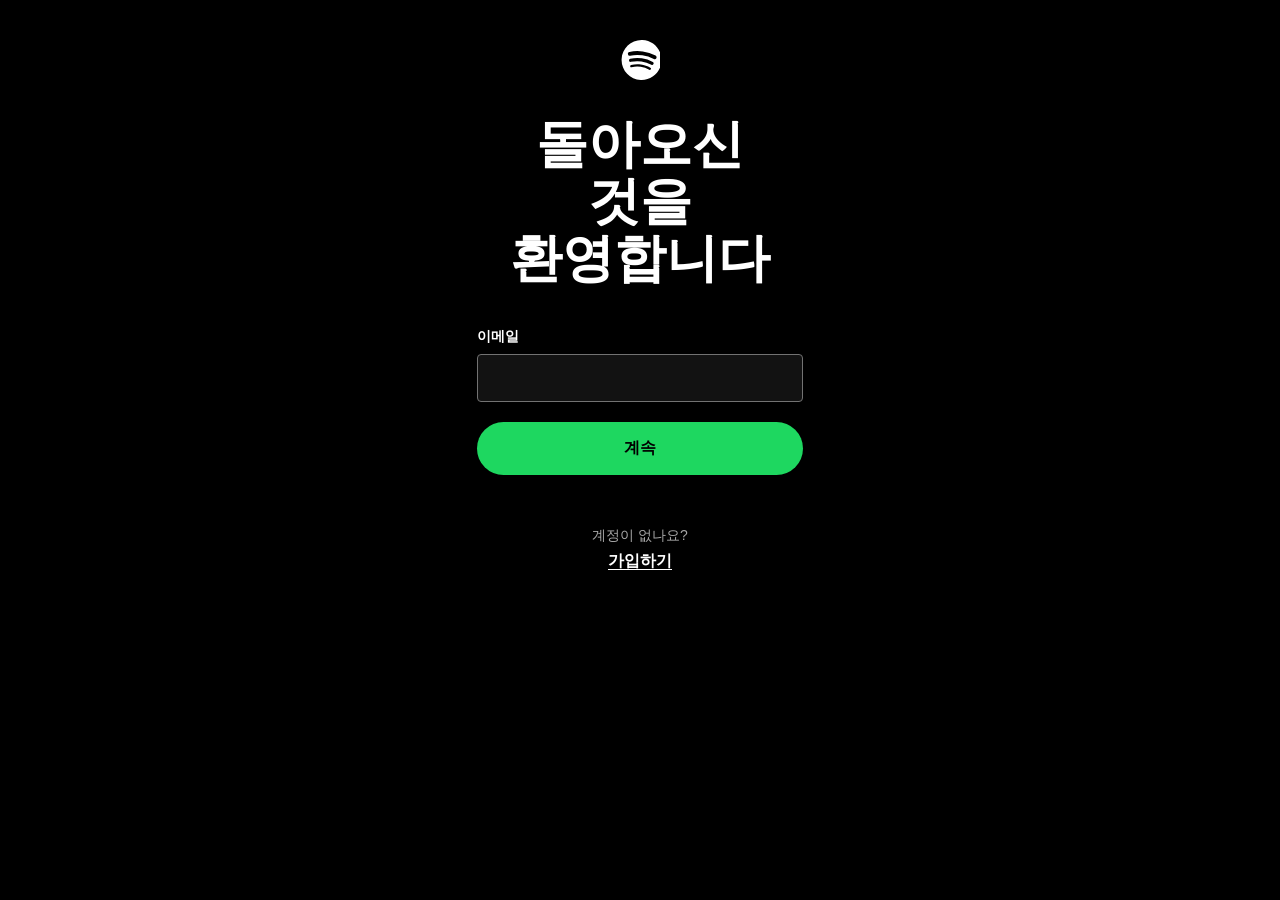
<file: login/login.html>
<!DOCTYPE html>
<html lang="ko-KR">
<head>
  <meta charset="UTF-8" />
  <meta name="viewport" content="width=device-width, initial-scale=1.0" />
  <title>Login - Spotify</title>
  <link rel="stylesheet" href="login.css" />
</head>
<body>
  <main class="container">

    <div class="logo-wrap">
      <svg role="img" viewBox="0 0 24 24" class="logo" aria-label="Spotify" fill="white">
        <title>Spotify</title>
        <path d="M13.427.01C6.805-.253 1.224 4.902.961 11.524.698 18.147 5.853 23.728 12.476 23.99c6.622.263 12.203-4.892 12.466-11.514S20.049.272 13.427.01m5.066 17.579a.717.717 0 0 1-.977.268 14.4 14.4 0 0 0-5.138-1.747 14.4 14.4 0 0 0-5.42.263.717.717 0 0 1-.338-1.392c1.95-.474 3.955-.571 5.958-.29 2.003.282 3.903.928 5.647 1.92a.717.717 0 0 1 .268.978m1.577-3.15a.93.93 0 0 1-1.262.376 17.7 17.7 0 0 0-5.972-1.96 17.7 17.7 0 0 0-6.281.238.93.93 0 0 1-1.11-.71.93.93 0 0 1 .71-1.11 19.5 19.5 0 0 1 6.94-.262 19.5 19.5 0 0 1 6.599 2.165c.452.245.62.81.376 1.263m1.748-3.551a1.147 1.147 0 0 1-1.546.488 21.4 21.4 0 0 0-6.918-2.208 21.4 21.4 0 0 0-7.259.215 1.146 1.146 0 0 1-.456-2.246 23.7 23.7 0 0 1 8.034-.24 23.7 23.7 0 0 1 7.657 2.445c.561.292.78.984.488 1.546"></path>
      </svg>
    </div>

    <h1 class="heading">돌아오신 것을 환영합니다</h1>

    <form onsubmit="return false;" class="login-form">
      <label for="email" class="form-label">이메일</label>
      <input type="email" id="email" class="form-input" placeholder="" />

      <div id="password-section" style="display:none;">
        <label for="password" class="form-label">비밀번호</label>
        <input type="password" id="password" class="form-input" placeholder="" />
      </div>

      <button type="button" class="btn-continue" id="btn-main" onclick="handleContinue()">계속</button>
    </form>

    <script>
      function handleContinue() {
        var section = document.getElementById('password-section');
        var btn = document.getElementById('btn-main');
        if (section.style.display === 'none') {
          section.style.display = 'block';
          btn.textContent = '로그인';
        }
      }
    </script>

    <div class="signup-section">
      <p class="signup-prompt">계정이 없나요?</p>
      <a href="../signup/signup.html" class="signup-link">가입하기</a>
    </div>

  </main>
</body>
</html>
</file>
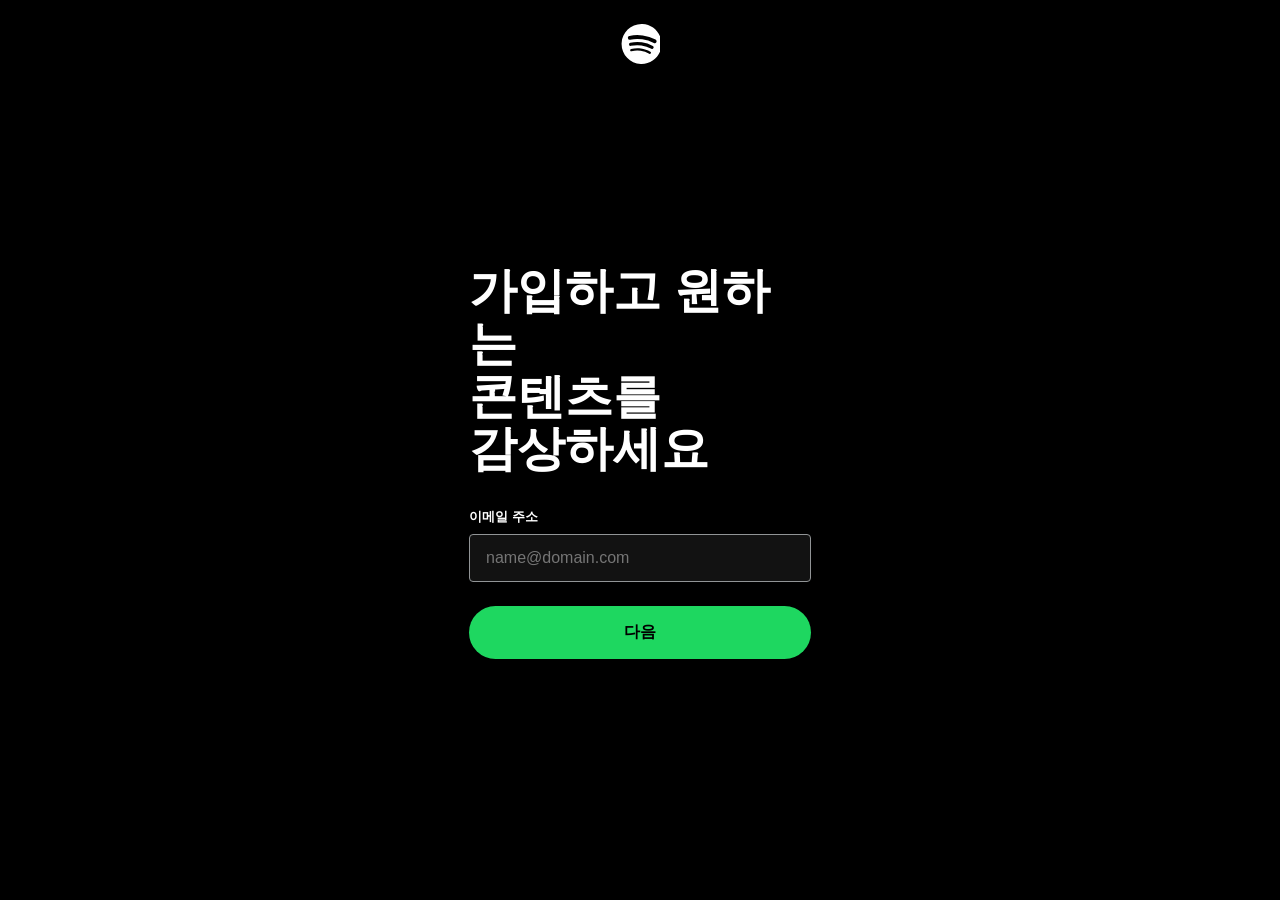
<file: signup/signup.html>
<!DOCTYPE html>
<html lang="ko-KR">
<head>
  <meta charset="UTF-8" />
  <meta name="viewport" content="width=device-width, initial-scale=1.0" />
  <title>Sign up</title>
  <link rel="stylesheet" href="signup.css" />
  <script defer src="./signup.js"></script>
</head>
<body>
  <main>

    <!-- 이메일 입력 단계 -->
    <div id="step-email" class="step">
      <header class="logo-header">
        <svg role="img" viewBox="0 0 24 24" class="logo" aria-label="Spotify" fill="white">
          <title>Spotify</title>
          <path d="M13.427.01C6.805-.253 1.224 4.902.961 11.524.698 18.147 5.853 23.728 12.476 23.99c6.622.263 12.203-4.892 12.466-11.514S20.049.272 13.427.01m5.066 17.579a.717.717 0 0 1-.977.268 14.4 14.4 0 0 0-5.138-1.747 14.4 14.4 0 0 0-5.42.263.717.717 0 0 1-.338-1.392c1.95-.474 3.955-.571 5.958-.29 2.003.282 3.903.928 5.647 1.92a.717.717 0 0 1 .268.978m1.577-3.15a.93.93 0 0 1-1.262.376 17.7 17.7 0 0 0-5.972-1.96 17.7 17.7 0 0 0-6.281.238.93.93 0 0 1-1.11-.71.93.93 0 0 1 .71-1.11 19.5 19.5 0 0 1 6.94-.262 19.5 19.5 0 0 1 6.599 2.165c.452.245.62.81.376 1.263m1.748-3.551a1.147 1.147 0 0 1-1.546.488 21.4 21.4 0 0 0-6.918-2.208 21.4 21.4 0 0 0-7.259.215 1.146 1.146 0 0 1-.456-2.246 23.7 23.7 0 0 1 8.034-.24 23.7 23.7 0 0 1 7.657 2.445c.561.292.78.984.488 1.546"></path>
        </svg>
      </header>
      <section class="email-section">
        <div class="headline">
          <div>가입하고 원하는</div>
          <div>콘텐츠를</div>
          <div>감상하세요</div>
        </div>
        <form onsubmit="return false;">
          <label for="email" class="form-label">이메일 주소</label>
          <input class="form-input" type="email" id="email" placeholder="name@domain.com" />
          <button class="btn-primary" type="button" id="email-next-btn">다음</button>
        </form>
      </section>
    </div>

    <!-- 1/3단계: 비밀번호 만들기 -->
    <div id="step-password" class="step hidden">
      <header class="logo-header">
        <svg role="img" viewBox="0 0 24 24" class="logo" aria-label="Spotify" fill="white">
          <title>Spotify</title>
          <path d="M13.427.01C6.805-.253 1.224 4.902.961 11.524.698 18.147 5.853 23.728 12.476 23.99c6.622.263 12.203-4.892 12.466-11.514S20.049.272 13.427.01m5.066 17.579a.717.717 0 0 1-.977.268 14.4 14.4 0 0 0-5.138-1.747 14.4 14.4 0 0 0-5.42.263.717.717 0 0 1-.338-1.392c1.95-.474 3.955-.571 5.958-.29 2.003.282 3.903.928 5.647 1.92a.717.717 0 0 1 .268.978m1.577-3.15a.93.93 0 0 1-1.262.376 17.7 17.7 0 0 0-5.972-1.96 17.7 17.7 0 0 0-6.281.238.93.93 0 0 1-1.11-.71.93.93 0 0 1 .71-1.11 19.5 19.5 0 0 1 6.94-.262 19.5 19.5 0 0 1 6.599 2.165c.452.245.62.81.376 1.263m1.748-3.551a1.147 1.147 0 0 1-1.546.488 21.4 21.4 0 0 0-6.918-2.208 21.4 21.4 0 0 0-7.259.215 1.146 1.146 0 0 1-.456-2.246 23.7 23.7 0 0 1 8.034-.24 23.7 23.7 0 0 1 7.657 2.445c.561.292.78.984.488 1.546"></path>
        </svg>
      </header>
      <div class="progress-wrap">
        <div class="progress-fill" style="width:33.33%"></div>
      </div>
      <div class="step-nav">
        <button type="button" class="back-btn" id="back-btn-pw">&#8249;</button>
        <span class="step-label">1/3단계</span>
      </div>
      <h1 class="step-title">비밀번호를 만드세요.</h1>
      <form onsubmit="return false;" class="pw-form">
        <label for="password" class="form-label">비밀번호</label>
        <div class="pw-input-wrap">
          <input type="password" id="password" class="form-input" />
          <button type="button" class="eye-btn" id="eye-btn">
            <svg id="eye-icon" xmlns="http://www.w3.org/2000/svg" width="20" height="20" viewBox="0 0 24 24" fill="none" stroke="#fff" stroke-width="2" stroke-linecap="round" stroke-linejoin="round">
              <path d="M17.94 17.94A10.07 10.07 0 0 1 12 20c-7 0-11-8-11-8a18.45 18.45 0 0 1 5.06-5.94M9.9 4.24A9.12 9.12 0 0 1 12 4c7 0 11 8 11 8a18.5 18.5 0 0 1-2.16 3.19m-6.72-1.07a3 3 0 1 1-4.24-4.24"/>
              <line x1="1" y1="1" x2="23" y2="23"/>
            </svg>
          </button>
        </div>
        <p class="req-desc">비밀번호에는 다음 문자가 반드시 포함되어야 합니다.</p>
        <ul class="req-list">
          <li><span class="req-dot"></span>문자 1개</li>
          <li><span class="req-dot"></span>숫자 또는 특수 문자 1개(예: # ? ! &amp;)</li>
          <li><span class="req-dot"></span>10자 이상</li>
        </ul>
        <button type="button" class="btn-primary" id="pw-next-btn">다음</button>
      </form>
      <footer class="recaptcha-footer">
        This site is protected by reCAPTCHA and the Google
        <a href="#" class="recaptcha-link">Privacy Policy</a> and
        <a href="#" class="recaptcha-link">Terms of Service</a> apply.
      </footer>
    </div>

    <!-- 2/3단계: 자신을 소개해주세요 -->
    <div id="step-profile" class="step hidden">
      <header class="logo-header">
        <svg role="img" viewBox="0 0 24 24" class="logo" aria-label="Spotify" fill="white">
          <title>Spotify</title>
          <path d="M13.427.01C6.805-.253 1.224 4.902.961 11.524.698 18.147 5.853 23.728 12.476 23.99c6.622.263 12.203-4.892 12.466-11.514S20.049.272 13.427.01m5.066 17.579a.717.717 0 0 1-.977.268 14.4 14.4 0 0 0-5.138-1.747 14.4 14.4 0 0 0-5.42.263.717.717 0 0 1-.338-1.392c1.95-.474 3.955-.571 5.958-.29 2.003.282 3.903.928 5.647 1.92a.717.717 0 0 1 .268.978m1.577-3.15a.93.93 0 0 1-1.262.376 17.7 17.7 0 0 0-5.972-1.96 17.7 17.7 0 0 0-6.281.238.93.93 0 0 1-1.11-.71.93.93 0 0 1 .71-1.11 19.5 19.5 0 0 1 6.94-.262 19.5 19.5 0 0 1 6.599 2.165c.452.245.62.81.376 1.263m1.748-3.551a1.147 1.147 0 0 1-1.546.488 21.4 21.4 0 0 0-6.918-2.208 21.4 21.4 0 0 0-7.259.215 1.146 1.146 0 0 1-.456-2.246 23.7 23.7 0 0 1 8.034-.24 23.7 23.7 0 0 1 7.657 2.445c.561.292.78.984.488 1.546"></path>
        </svg>
      </header>
      <div class="progress-wrap">
        <div class="progress-fill" style="width:66.66%"></div>
      </div>
      <div class="step-nav">
        <button type="button" class="back-btn" id="back-btn-profile">&#8249;</button>
        <span class="step-label">2/3단계</span>
      </div>
      <h1 class="step-title">자신을 소개해주세요</h1>
      <form onsubmit="return false;" class="profile-form">

        <!-- 이름 -->
        <div class="form-section">
          <label for="name" class="section-title">이름</label>
          <p class="section-desc">이 이름이 프로필에 표시됩니다.</p>
          <input type="text" id="name" class="form-input" />
        </div>

        <!-- 생년월일 -->
        <div class="form-section">
          <p class="section-title">생년월일</p>
          <p class="section-desc">생년월일 정보가 필요한 이유에 대해 <a href="#" class="inline-link">자세히 알아보세요</a>.</p>
          <div class="birthday-row">
            <input type="text" placeholder="yyyy" class="form-input birthday-year" maxlength="4" />
            <select class="form-input birthday-month">
              <option value="" disabled selected>월</option>
              <option value="1">1월</option>
              <option value="2">2월</option>
              <option value="3">3월</option>
              <option value="4">4월</option>
              <option value="5">5월</option>
              <option value="6">6월</option>
              <option value="7">7월</option>
              <option value="8">8월</option>
              <option value="9">9월</option>
              <option value="10">10월</option>
              <option value="11">11월</option>
              <option value="12">12월</option>
            </select>
            <input type="text" placeholder="dd" class="form-input birthday-day" maxlength="2" />
          </div>
        </div>

        <!-- 성별 -->
        <div class="form-section">
          <p class="section-title">성별</p>
          <p class="section-desc">성별 정보는 회원님을 위한 맞춤형 콘텐츠 추천과 광고를 위해 사용됩니다.</p>
          <div class="gender-options">
            <label class="gender-option"><input type="radio" name="gender" value="male" /><span>남성</span></label>
            <label class="gender-option"><input type="radio" name="gender" value="female" /><span>여성</span></label>
            <label class="gender-option"><input type="radio" name="gender" value="nonbinary" /><span>논바이너리</span></label>
            <label class="gender-option"><input type="radio" name="gender" value="other" /><span>기타</span></label>
            <label class="gender-option"><input type="radio" name="gender" value="prefer_not" /><span>답변 거부</span></label>
          </div>
        </div>

        <button type="button" class="btn-primary" id="profile-next-btn">다음</button>
      </form>
      <footer class="recaptcha-footer">
        This site is protected by reCAPTCHA and the Google
        <a href="#" class="recaptcha-link">Privacy Policy</a> and
        <a href="#" class="recaptcha-link">Terms of Service</a> apply.
      </footer>
    </div>

    <!-- 3/3단계: 약관 동의 -->
    <div id="step-terms" class="step hidden">
      <header class="logo-header">
        <svg role="img" viewBox="0 0 24 24" class="logo" aria-label="Spotify" fill="white">
          <title>Spotify</title>
          <path d="M13.427.01C6.805-.253 1.224 4.902.961 11.524.698 18.147 5.853 23.728 12.476 23.99c6.622.263 12.203-4.892 12.466-11.514S20.049.272 13.427.01m5.066 17.579a.717.717 0 0 1-.977.268 14.4 14.4 0 0 0-5.138-1.747 14.4 14.4 0 0 0-5.42.263.717.717 0 0 1-.338-1.392c1.95-.474 3.955-.571 5.958-.29 2.003.282 3.903.928 5.647 1.92a.717.717 0 0 1 .268.978m1.577-3.15a.93.93 0 0 1-1.262.376 17.7 17.7 0 0 0-5.972-1.96 17.7 17.7 0 0 0-6.281.238.93.93 0 0 1-1.11-.71.93.93 0 0 1 .71-1.11 19.5 19.5 0 0 1 6.94-.262 19.5 19.5 0 0 1 6.599 2.165c.452.245.62.81.376 1.263m1.748-3.551a1.147 1.147 0 0 1-1.546.488 21.4 21.4 0 0 0-6.918-2.208 21.4 21.4 0 0 0-7.259.215 1.146 1.146 0 0 1-.456-2.246 23.7 23.7 0 0 1 8.034-.24 23.7 23.7 0 0 1 7.657 2.445c.561.292.78.984.488 1.546"></path>
        </svg>
      </header>
      <div class="progress-wrap">
        <div class="progress-fill" style="width:100%"></div>
      </div>
      <div class="step-nav">
        <button type="button" class="back-btn" id="back-btn-terms">&#8249;</button>
        <span class="step-label">3/3단계</span>
      </div>
      <h1 class="step-title">약관에 동의하세요.</h1>
      <form onsubmit="return false;" class="terms-form">
        <p class="terms-intro">
          Spotify 이용을 계속하면 아래의 약관에 동의하는 것으로 간주됩니다.
        </p>

        <label class="terms-item">
          <input type="checkbox" class="terms-checkbox" id="terms-marketing" />
          <span class="terms-text">
            마케팅 목적으로 Spotify의 이메일을 받고 싶습니다. 언제든지 수신 거부할 수 있습니다.
          </span>
        </label>

        <label class="terms-item">
          <input type="checkbox" class="terms-checkbox" id="terms-data" />
          <span class="terms-text">
            맞춤형 광고를 제공하기 위해 Spotify가 내 등록 데이터를 파트너와 공유하는 것에 동의합니다.
            <a href="#" class="inline-link">자세히 알아보기</a>
          </span>
        </label>

        <p class="terms-notice">
          Spotify 이용 약관에 대한 자세한 내용은 <a href="#" class="inline-link">이용 약관</a> 및
          <a href="#" class="inline-link">개인정보 처리 방침</a>을 참고하세요.
        </p>

        <button type="button" class="btn-primary btn-signup">회원가입</button>
      </form>
      <footer class="recaptcha-footer">
        This site is protected by reCAPTCHA and the Google
        <a href="#" class="recaptcha-link">Privacy Policy</a> and
        <a href="#" class="recaptcha-link">Terms of Service</a> apply.
      </footer>
    </div>

  </main>
</body>
</html>
</file>
<file: login/login.css>
* {
  box-sizing: border-box;
  margin: 0;
  padding: 0;
}

body {
  background: #000;
  font-family: Helvetica, Arial, sans-serif;
  color: #fff;
  min-height: 100vh;
}

.container {
  max-width: 390px;
  margin: 0 auto;
  padding: 40px 32px;
  display: flex;
  flex-direction: column;
  align-items: center;
  min-height: 100vh;
}

/* 로고 */
.logo-wrap {
  margin-bottom: 32px;
}

.logo {
  width: 40px;
  height: 40px;
}

/* 타이틀 */
.heading {
  font-size: 52px;
  font-weight: 900;
  text-align: center;
  line-height: 1.1;
  margin-bottom: 40px;
  width: 100%;
  word-break: keep-all;
}

/* 폼 */
.login-form {
  width: 100%;
  margin-bottom: 32px;
}

.form-label {
  display: block;
  font-size: 14px;
  font-weight: 700;
  margin-bottom: 8px;
}

.form-input {
  width: 100%;
  background: #121212;
  color: #fff;
  padding: 14px 16px;
  border: 1px solid #727272;
  border-radius: 4px;
  outline: none;
  font-size: 16px;
  margin-bottom: 20px;
}

.form-input:focus {
  border-color: #fff;
}

.btn-continue {
  width: 100%;
  padding: 16px;
  background: #1ed760;
  color: #000;
  font-size: 16px;
  font-weight: 700;
  border: none;
  border-radius: 50px;
  cursor: pointer;
  letter-spacing: 0.5px;
}

.btn-continue:hover {
  background: #1fdf64;
}

/* 가입하기 */
.signup-section {
  margin-top: 20px;
  text-align: center;
  padding-bottom: 48px;
}

.signup-prompt {
  font-size: 14px;
  color: #a7a7a7;
  margin-bottom: 6px;
}

.signup-link {
  font-size: 16px;
  font-weight: 700;
  color: #fff;
  text-decoration: underline;
  text-underline-offset: 3px;
}

.signup-link:hover {
  color: #1ed760;
}
</file>
<file: signup/signup.css>
* {
  box-sizing: border-box;
  margin: 0;
  padding: 0;
}

body {
  background: #000;
  font-family: Helvetica, Arial, sans-serif;
  color: #fff;
}

/* 단계 전환 */
.hidden {
  display: none !important;
}

main {
  min-height: 100vh;
}

/* 공통: 각 단계 컨테이너 */
.step {
  max-width: 390px;
  margin: 0 auto;
  padding: 0 24px;
  min-height: 100vh;
  display: flex;
  flex-direction: column;
}

/* 로고 */
.logo-header {
  display: flex;
  justify-content: center;
  padding: 24px 0 20px;
}

.logo {
  width: 40px;
  height: 40px;
}

/* ── 이메일 단계 ── */
.email-section {
  flex: 1;
  display: flex;
  flex-direction: column;
  justify-content: center;
  padding-bottom: 60px;
}

.headline {
  font-size: 48px;
  font-weight: 800;
  line-height: 1.1;
  margin-bottom: 32px;
}

/* ── 공통 폼 요소 ── */
.form-label {
  display: block;
  font-size: 13px;
  font-weight: 700;
  color: #fff;
  margin-bottom: 8px;
}

.form-input {
  width: 100%;
  background: #121212;
  color: #fff;
  padding: 14px 16px;
  border: 1px solid #919496;
  border-radius: 4px;
  outline: none;
  font-size: 16px;
}

.form-input:focus {
  border-color: #fff;
}

.btn-primary {
  width: 100%;
  padding: 16px;
  background: #1ed760;
  color: #000;
  font-size: 16px;
  font-weight: 700;
  border: none;
  border-radius: 50px;
  cursor: pointer;
  margin-top: 24px;
}

.btn-primary:hover {
  background: #1fdf64;
}

/* ── 비밀번호 단계 ── */

/* 프로그레스 바 */
.progress-wrap {
  width: 100%;
  height: 4px;
  background: #333;
  margin-bottom: 24px;
}

.progress-fill {
  height: 100%;
  background: #1ed760;
}

/* 단계 네비게이션 */
.step-nav {
  display: flex;
  align-items: center;
  gap: 8px;
  margin-bottom: 12px;
}

.back-btn {
  background: none;
  border: none;
  color: #fff;
  font-size: 40px;
  line-height: 1;
  cursor: pointer;
  padding: 0;
  display: flex;
  align-items: center;
}

.step-label {
  color: #1ed760;
  font-size: 14px;
  font-weight: 600;
}

.step-title {
  font-size: 28px;
  font-weight: 800;
  margin-bottom: 28px;
}

/* 비밀번호 입력 래퍼 */
.pw-input-wrap {
  position: relative;
  margin-bottom: 20px;
}

.pw-input-wrap .form-input {
  padding-right: 48px;
}

.eye-btn {
  position: absolute;
  right: 14px;
  top: 50%;
  transform: translateY(-50%);
  background: none;
  border: none;
  cursor: pointer;
  padding: 0;
  display: flex;
  align-items: center;
  color: #fff;
}

/* 요구사항 목록 */
.req-desc {
  font-size: 13px;
  color: #fff;
  margin-bottom: 12px;
}

.req-list {
  list-style: none;
  margin-bottom: 36px;
}

.req-list li {
  display: flex;
  align-items: center;
  gap: 10px;
  font-size: 14px;
  color: #fff;
  margin-bottom: 8px;
}

.req-dot {
  width: 14px;
  height: 14px;
  border-radius: 50%;
  border: 2px solid #919496;
  flex-shrink: 0;
  display: inline-block;
}

/* reCAPTCHA 푸터 */
.recaptcha-footer {
  margin-top: auto;
  padding: 32px 0;
  font-size: 11px;
  color: #6a6a6a;
  text-align: center;
  line-height: 1.6;
}

.recaptcha-link {
  color: #1ed760;
  text-decoration: none;
}

.recaptcha-link:hover {
  text-decoration: underline;
}

/* ── 프로필 단계 ── */

.form-section {
  margin-bottom: 24px;
}

.section-title {
  display: block;
  font-size: 16px;
  font-weight: 700;
  margin-bottom: 4px;
}

.section-desc {
  font-size: 13px;
  color: #a7a7a7;
  margin-bottom: 10px;
  line-height: 1.5;
}

.inline-link {
  color: #1ed760;
  text-decoration: underline;
}

/* 생년월일 3칸 */
.birthday-row {
  display: flex;
  gap: 8px;
}

.birthday-year {
  flex: 1.2;
}

.birthday-month {
  flex: 1.5;
  -webkit-appearance: none;
  -moz-appearance: none;
  appearance: none;
  background-image: url("data:image/svg+xml,<svg xmlns='http://www.w3.org/2000/svg' width='12' height='12' viewBox='0 0 24 24' fill='white'><path d='M7 10l5 5 5-5z'/></svg>");
  background-repeat: no-repeat;
  background-position: right 12px center;
  padding-right: 32px;
  cursor: pointer;
}

.birthday-month option {
  background: #121212;
}

.birthday-day {
  flex: 0.8;
}

/* 성별 라디오 */
.gender-options {
  display: flex;
  flex-wrap: wrap;
  gap: 14px 20px;
}

.gender-option {
  display: flex;
  align-items: center;
  gap: 8px;
  cursor: pointer;
  font-size: 14px;
}

.gender-option input[type="radio"] {
  -webkit-appearance: none;
  appearance: none;
  width: 18px;
  height: 18px;
  border-radius: 50%;
  border: 2px solid #919496;
  cursor: pointer;
  flex-shrink: 0;
  transition: border-color 0.15s;
}

.gender-option input[type="radio"]:checked {
  border-color: #1ed760;
  background: radial-gradient(circle, #1ed760 45%, transparent 45%);
}

/* ── 약관 단계 ── */

.terms-intro {
  font-size: 14px;
  color: #a7a7a7;
  margin-bottom: 24px;
  line-height: 1.5;
}

.terms-item {
  display: flex;
  gap: 12px;
  align-items: flex-start;
  margin-bottom: 20px;
  cursor: pointer;
}

.terms-checkbox {
  -webkit-appearance: none;
  appearance: none;
  width: 20px;
  height: 20px;
  min-width: 20px;
  border: 2px solid #919496;
  border-radius: 3px;
  cursor: pointer;
  margin-top: 2px;
  display: flex;
  align-items: center;
  justify-content: center;
  transition: background 0.15s, border-color 0.15s;
}

.terms-checkbox:checked {
  background: #1ed760;
  border-color: #1ed760;
  background-image: url("data:image/svg+xml,<svg xmlns='http://www.w3.org/2000/svg' width='12' height='12' viewBox='0 0 24 24' fill='none' stroke='black' stroke-width='3' stroke-linecap='round' stroke-linejoin='round'><polyline points='20 6 9 17 4 12'/></svg>");
  background-repeat: no-repeat;
  background-position: center;
}

.terms-text {
  font-size: 14px;
  color: #fff;
  line-height: 1.5;
}

.terms-notice {
  font-size: 12px;
  color: #a7a7a7;
  line-height: 1.6;
  margin-bottom: 32px;
}

.btn-signup {
  margin-top: 8px;
}
</file>
